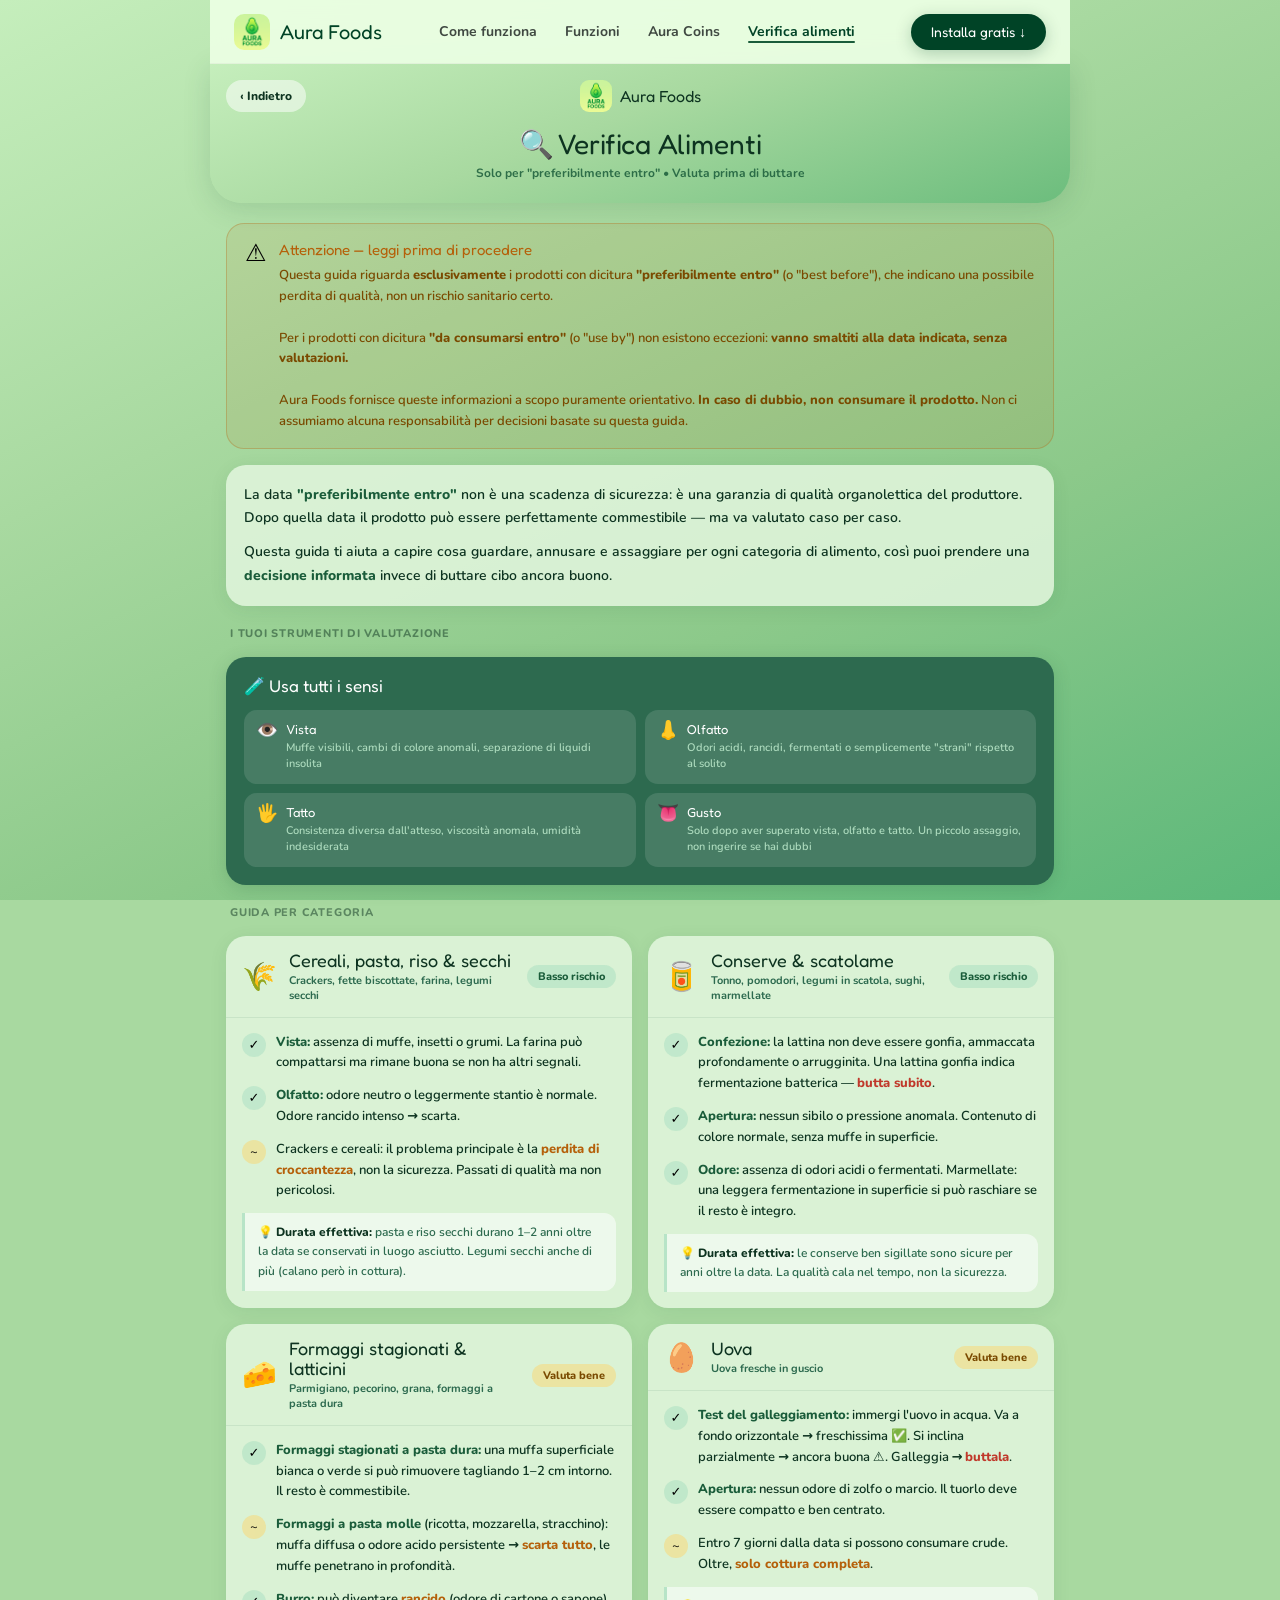
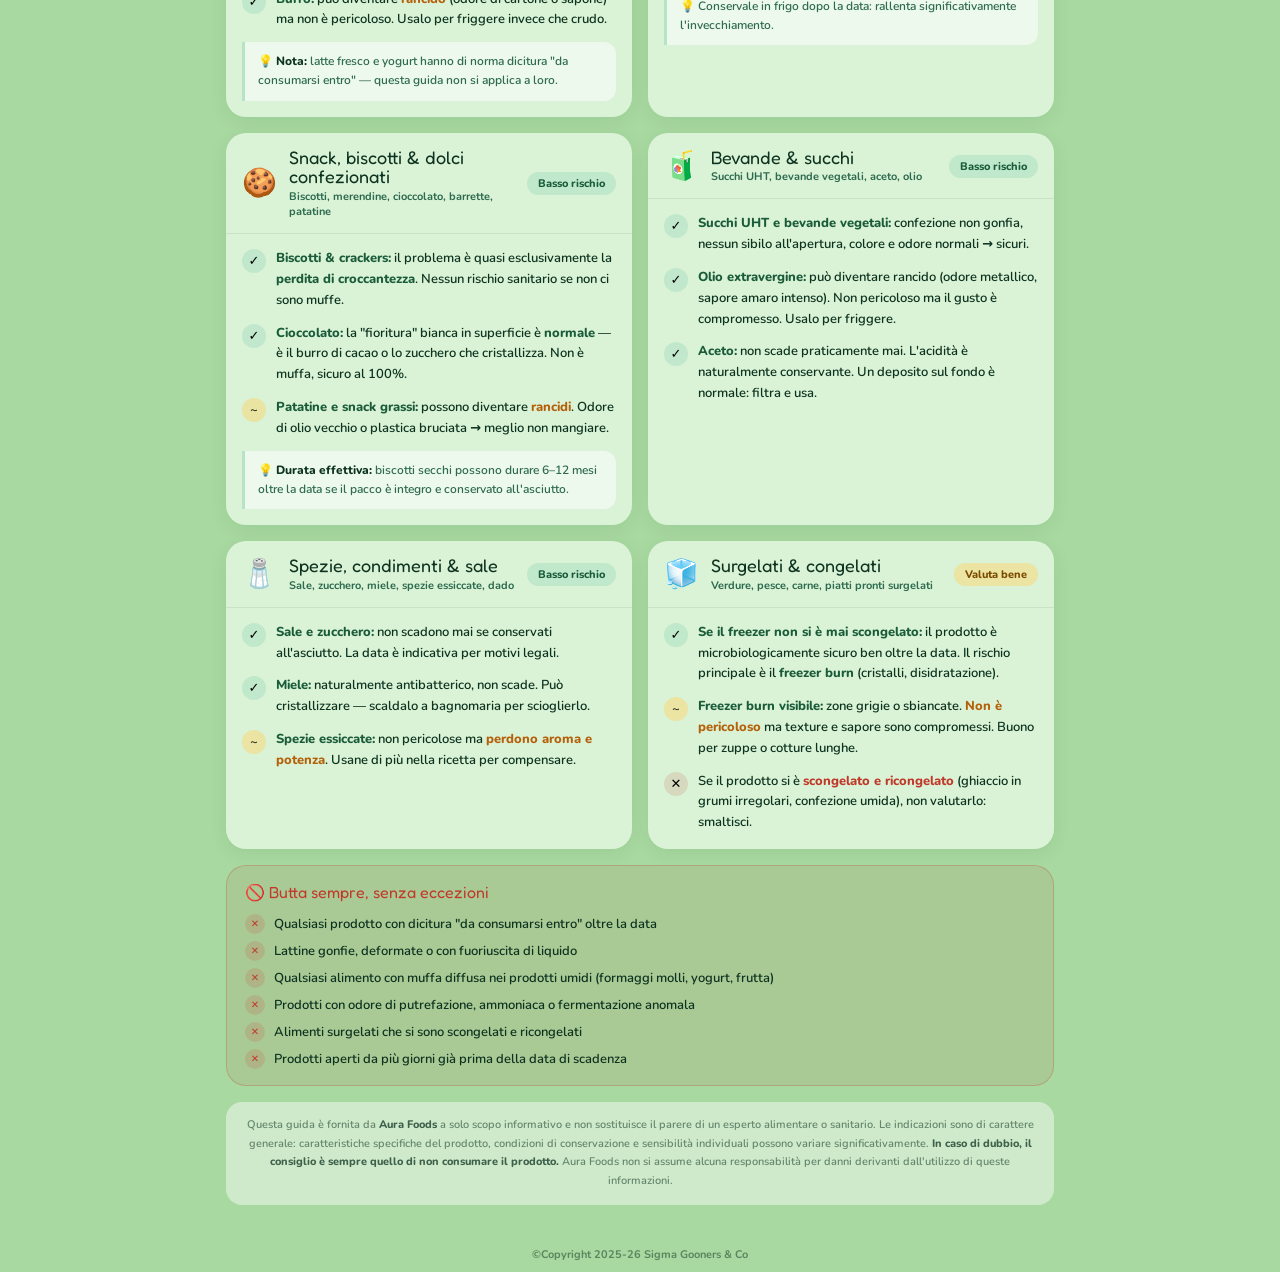
<file: verifica-alimenti.html>
<!DOCTYPE html>
<html lang="it">
<head>
<script>
  /* Rileva PWA standalone e aggiunge classe prima del paint */
  (function() {
    const isPWA = window.matchMedia('(display-mode: standalone)').matches
               || window.navigator.standalone === true;
    if (isPWA) document.documentElement.classList.add('pwa');
  })();
</script>
<meta charset="UTF-8">
<meta name="viewport" content="width=device-width, initial-scale=1.0, maximum-scale=1.0, viewport-fit=cover">
<title>Verifica Alimenti Scaduti — Cosa si può ancora mangiare | Aura Foods</title>
<meta name="description" content="Guida pratica per valutare ogni categoria di alimento dopo la data 'preferibilmente entro': cereali, formaggi, uova, conserve e altro. Riduci gli sprechi in sicurezza.">
<meta name="robots" content="index, follow">
<link rel="canonical" href="https://aura-foods.it/verifica-alimenti">
<link rel="manifest" href="/manifest.json">
<meta name="theme-color" content="#1a5c3a">
<link rel="apple-touch-icon" href="/img/icon-180.png">
<link rel="icon" type="image/png" sizes="32x32" href="/img/icon-180.png">
<link rel="icon" type="image/png" sizes="192x192" href="/img/icon-192.png">
<link rel="shortcut icon" href="/img/icon-180.png">
<meta property="og:type" content="article">
<meta property="og:site_name" content="Aura Foods">
<meta property="og:title" content="Verifica Alimenti — Cosa si può mangiare dopo la scadenza | Aura Foods">
<meta property="og:description" content="Guida pratica per valutare ogni categoria di alimento dopo la data 'preferibilmente entro'. Cereali, formaggi, uova, conserve e altro.">
<meta property="og:image" content="https://aura-foods.it/img/image.png">
<meta property="og:image:width" content="512">
<meta property="og:image:height" content="512">
<meta property="og:url" content="https://aura-foods.it/verifica-alimenti">
<meta name="twitter:card" content="summary">
<meta name="twitter:title" content="Verifica Alimenti — Cosa si può mangiare dopo la scadenza | Aura Foods">
<meta name="twitter:description" content="Guida pratica per categoria: cereali, formaggi, uova, conserve. Riduci gli sprechi in sicurezza.">
<meta name="twitter:image" content="https://aura-foods.it/img/image.png">
<script type="application/ld+json">
{
  "@context": "https://schema.org",
  "@type": "Article",
  "headline": "Verifica Alimenti: cosa si può ancora mangiare dopo la data 'preferibilmente entro'",
  "description": "Guida pratica per valutare lo stato di ogni categoria di alimento dopo la data preferibilmente entro. Cereali, formaggi, uova, conserve, surgelati e altro.",
  "url": "https://aura-foods.it/verifica-alimenti",
  "image": "https://aura-foods.it/img/image.png",
  "dateModified": "2026-06-10",
  "author": { "@type": "Organization", "name": "Aura Foods", "url": "https://aura-foods.it/" },
  "publisher": {
    "@type": "Organization",
    "name": "Aura Foods",
    "url": "https://aura-foods.it/",
    "logo": { "@type": "ImageObject", "url": "https://aura-foods.it/img/image.png", "width": 512, "height": 512 }
  },
  "isPartOf": { "@type": "WebSite", "name": "Aura Foods", "url": "https://aura-foods.it/" },
  "breadcrumb": {
    "@type": "BreadcrumbList",
    "itemListElement": [
      { "@type": "ListItem", "position": 1, "name": "Aura Foods", "item": "https://aura-foods.it/" },
      { "@type": "ListItem", "position": 2, "name": "Verifica Alimenti", "item": "https://aura-foods.it/verifica-alimenti" }
    ]
  }
}
</script>
<link rel="preconnect" href="https://fonts.googleapis.com">
<link rel="preconnect" href="https://fonts.gstatic.com" crossorigin>
<link href="https://fonts.googleapis.com/css2?family=Fredoka+One&family=Nunito:wght@400;600;700;800;900&display=swap" rel="stylesheet">

<style>
/* ── VARIABILI ── */
:root {
  --green-dark:  #004326;
  --green-mid:   #1a5c3a;
  --green-muted: #2d8653;
  --green-light: #b7e4c7;
  --green-pale:  #d8f3dc;
  --green-btn:   #2d6a4f;
  --text-dark:   #0d3320;
  --text-mid:    #2d6a4f;
  --red:         #c0392b;
  --amber:       #b5600a;
}

*, *::before, *::after { box-sizing: border-box; margin: 0; padding: 0; -webkit-tap-highlight-color: transparent; }

html {
  background: #a8d9a0;
  scroll-behavior: smooth;
}

body {
  font-family: 'Nunito', system-ui, sans-serif;
  min-height: 100vh;
  display: flex;
  flex-direction: column;
  align-items: center;
  padding-top: env(safe-area-inset-top, 0px);
  padding-bottom: env(safe-area-inset-bottom, 0px);
}

body::before {
  content: '';
  position: fixed;
  inset: 0;
  background: linear-gradient(155deg, #c5eebc 0%, #a8d9a0 35%, #8cc98a 65%, #5cb87a 100%);
  z-index: -1;
  pointer-events: none;
}

/* ══════════════════════════════
   SHELL — browser: larga, PWA: stretta
   ══════════════════════════════ */
.page-shell {
  width: 100%;
  max-width: 860px;   /* browser: più larga come index */
  min-height: 100vh;
  display: flex;
  flex-direction: column;
}
html.pwa .page-shell {
  max-width: 430px;   /* PWA: stessa larghezza di app.html */
}

/* ══════════════════════════════
   HEADER — browser: navbar stile index, PWA: header stile app
   ══════════════════════════════ */

/* ── Header browser ── */
.page-header {
  background: linear-gradient(160deg, #c5eebc 0%, #a8d9a0 45%, #6cbd7d 100%);
  border-radius: 0 0 32px 32px;
  padding: 16px 16px 22px;
  box-shadow: 0 6px 28px rgba(30,90,55,0.16);
  flex-shrink: 0;
}

/* ── Header PWA: uguale a .screen-header di app.html ── */
html.pwa .page-header {
  background: linear-gradient(160deg, #c5eebc 0%, #a8d9a0 45%, #6cbd7d 100%);
  border-radius: 0 0 32px 32px;
  padding: 16px 16px 20px;
  box-shadow: 0 6px 28px rgba(30,90,55,0.16);
}

.header-nav {
  display: flex;
  align-items: center;
  justify-content: space-between;
  margin-bottom: 16px;
  position: relative;
}

/* Logo centrato visibile solo su browser */
.header-logo {
  display: flex;
  align-items: center;
  gap: 8px;
  text-decoration: none;
}
.header-logo img { width: 32px; height: 32px; border-radius: 9px; object-fit: cover; }
.header-logo-name { font-family: 'Fredoka One', cursive; font-size: 16px; color: #0d3320; }

/* Su PWA il logo centrale si nasconde (già presente nell'app shell) */
html.pwa .header-logo { display: none; }

.back-btn {
  background: rgba(255,255,255,0.52);
  border: none;
  border-radius: 50px;
  padding: 8px 14px;
  font-family: 'Nunito', sans-serif;
  font-weight: 800;
  font-size: 12px;
  color: #0d3320;
  cursor: pointer;
  transition: background .15s;
  text-decoration: none;
  display: inline-block;
}
.back-btn:active { background: rgba(255,255,255,0.85); transform: scale(.96); }

/* Placeholder destra nav solo su browser (per bilanciare il logo centrato) */
.header-nav-right { width: 80px; }
html.pwa .header-nav-right { display: none; }

.header-title {
  font-family: 'Fredoka One', cursive;
  font-size: clamp(22px, 5vw, 28px);
  color: #0d3320;
  text-align: center;
  line-height: 1.15;
}
.header-subtitle {
  font-size: 12px;
  font-weight: 700;
  color: #1a5c3a;
  text-align: center;
  margin-top: 5px;
  opacity: 0.85;
}

/* ══════════════════════════════
   CONTENT
   ══════════════════════════════ */
.content {
  flex: 1;
  padding: 20px 16px 32px;
  display: flex;
  flex-direction: column;
  gap: 16px;
}

/* Browser: due colonne per le category-card su schermi larghi */
@media (min-width: 640px) {
  html:not(.pwa) .categories-grid {
    display: grid;
    grid-template-columns: 1fr 1fr;
    gap: 16px;
  }
  html:not(.pwa) .categories-grid .category-card {
    margin-bottom: 0;
  }
}

/* ── DISCLAIMER ── */
.disclaimer {
  background: rgba(181,96,10,0.10);
  border: 1.5px solid rgba(181,96,10,0.30);
  border-radius: 18px;
  padding: 16px 18px;
  display: flex;
  gap: 12px;
  align-items: flex-start;
}
.disclaimer-icon { font-size: 24px; flex-shrink: 0; line-height: 1; margin-top: 1px; }
.disclaimer-title { font-family: 'Fredoka One', cursive; font-size: 15px; color: var(--amber); margin-bottom: 6px; }
.disclaimer-text { font-size: 13px; font-weight: 600; color: #7a4a00; line-height: 1.6; }
.disclaimer-text strong { font-weight: 800; }

/* ── INTRO ── */
.intro-card {
  background: rgba(225,245,220,0.88);
  border-radius: 20px;
  padding: 18px;
  box-shadow: 0 4px 18px rgba(30,90,55,0.09);
}
.intro-card p { font-size: 14px; font-weight: 600; color: var(--text-dark); line-height: 1.7; }
.intro-card p + p { margin-top: 10px; }
.intro-card strong { color: var(--green-mid); font-weight: 800; }

/* ── SECTION LABEL ── */
.section-label {
  font-size: 11px;
  font-weight: 800;
  color: rgba(13,51,32,0.5);
  text-transform: uppercase;
  letter-spacing: 0.07em;
  padding: 4px 4px 0;
}

/* ── CATEGORY CARD ── */
.category-card {
  background: rgba(225,245,220,0.88);
  border-radius: 20px;
  padding: 0;
  box-shadow: 0 4px 18px rgba(30,90,55,0.09);
  overflow: hidden;
}
.cat-header {
  display: flex;
  align-items: center;
  gap: 12px;
  padding: 15px 16px 14px;
  border-bottom: 1px solid rgba(45,106,79,0.1);
}
.cat-emoji { font-size: 28px; line-height: 1; flex-shrink: 0; }
.cat-title { font-family: 'Fredoka One', cursive; font-size: 18px; color: var(--text-dark); line-height: 1.1; }
.cat-subtitle { font-size: 11px; font-weight: 700; color: var(--text-mid); margin-top: 2px; }
.cat-badge { margin-left: auto; flex-shrink: 0; font-size: 11px; font-weight: 800; padding: 4px 11px; border-radius: 50px; }
.badge-green { background: rgba(183,228,199,0.7); color: #1a5c3a; }
.badge-amber { background: rgba(255,210,100,0.45); color: #7a4a00; }
.badge-red   { background: rgba(192,57,43,0.13);  color: var(--red); }

.cat-body { padding: 14px 16px 16px; display: flex; flex-direction: column; gap: 12px; }

.check-row { display: flex; gap: 10px; align-items: flex-start; }
.check-bullet {
  width: 24px; height: 24px; border-radius: 50%; flex-shrink: 0;
  display: flex; align-items: center; justify-content: center;
  font-size: 13px; margin-top: 1px;
}
.bullet-ok     { background: rgba(183,228,199,0.7); }
.bullet-warn   { background: rgba(255,210,100,0.45); }
.bullet-danger { background: rgba(192,57,43,0.13); }

.check-text { flex: 1; font-size: 13px; font-weight: 600; color: var(--text-dark); line-height: 1.6; }
.check-text strong { font-weight: 800; color: var(--green-mid); }
.check-text .warn   { color: var(--amber); font-weight: 800; }
.check-text .danger { color: var(--red);   font-weight: 800; }

.cat-tip {
  background: rgba(255,255,255,0.55);
  border-radius: 12px;
  padding: 10px 13px;
  font-size: 12px; font-weight: 600;
  color: var(--text-mid);
  line-height: 1.6;
  border-left: 3px solid var(--green-light);
  border-radius: 0 12px 12px 0;
}
.cat-tip strong { font-weight: 800; color: var(--text-dark); }

/* ── SENSES CARD ── */
.senses-card { background: var(--green-btn); border-radius: 20px; padding: 18px; box-shadow: 0 4px 18px rgba(30,90,55,0.20); }
.senses-title { font-family: 'Fredoka One', cursive; font-size: 17px; color: #fff; margin-bottom: 14px; }
.senses-grid { display: grid; grid-template-columns: 1fr 1fr; gap: 9px; }
.sense-item { background: rgba(255,255,255,0.12); border-radius: 13px; padding: 11px 12px; display: flex; gap: 8px; align-items: flex-start; }
.sense-icon { font-size: 18px; line-height: 1; flex-shrink: 0; }
.sense-name { font-family: 'Fredoka One', cursive; font-size: 13px; color: #fff; margin-bottom: 3px; }
.sense-desc { font-size: 11px; font-weight: 600; color: rgba(183,228,199,0.9); line-height: 1.5; }

/* ── ALWAYS TRASH ── */
.always-trash-card { background: rgba(192,57,43,0.09); border: 1.5px solid rgba(192,57,43,0.25); border-radius: 20px; padding: 16px 18px; }
.always-trash-title { font-family: 'Fredoka One', cursive; font-size: 16px; color: var(--red); margin-bottom: 12px; }
.trash-list { display: flex; flex-direction: column; gap: 7px; }
.trash-item { display: flex; gap: 9px; align-items: center; font-size: 13px; font-weight: 600; color: var(--text-dark); }
.trash-item::before {
  content: '✕';
  width: 20px; height: 20px; border-radius: 50%;
  background: rgba(192,57,43,0.15); color: var(--red);
  font-size: 10px; font-weight: 900;
  display: flex; align-items: center; justify-content: center; flex-shrink: 0;
}

/* ── BOTTOM DISCLAIMER ── */
.bottom-disclaimer { background: rgba(255,255,255,0.45); border-radius: 16px; padding: 14px 16px; text-align: center; }
.bottom-disclaimer p { font-size: 11px; font-weight: 600; color: rgba(13,51,32,0.55); line-height: 1.7; }
.bottom-disclaimer strong { font-weight: 800; color: rgba(13,51,32,0.75); }

/* ── FOOTER ── */
.footer { margin-top: auto; padding: 10px 16px; text-align: center; font-size: 11px; color: rgba(13,51,32,0.5); font-weight: 700; }

/* ── SCROLL REVEAL ── */
.reveal { opacity: 0; transform: translateY(18px); transition: opacity 0.5s ease, transform 0.5s ease; }
.reveal.visible { opacity: 1; transform: translateY(0); }

/* ══════════════════════════════
   NAVBAR BROWSER (stile index.html)
   — visibile solo fuori PWA, su schermi larghi
   ══════════════════════════════ */
.browser-topbar {
  display: none;
}
@media (min-width: 640px) {
  html:not(.pwa) .browser-topbar {
    display: flex;
    align-items: center;
    justify-content: space-between;
    padding: 0 24px;
    height: 64px;
    background: rgba(236,255,228,0.92);
    backdrop-filter: blur(12px);
    -webkit-backdrop-filter: blur(12px);
    border-bottom: 1px solid rgba(192,201,191,0.2);
    position: sticky;
    top: 0;
    z-index: 50;
    width: 100%;
    max-width: 860px;
    align-self: center;
  }
}
.topbar-logo { display: flex; align-items: center; gap: 10px; text-decoration: none; }
.topbar-logo img { width: 36px; height: 36px; border-radius: 10px; object-fit: cover; }
.topbar-logo-name { font-family: 'Fredoka One', cursive; font-size: 20px; color: var(--green-dark); }
.topbar-links { display: flex; gap: 28px; align-items: center; }
.topbar-link {
  font-weight: 700; font-size: 14px; color: #404942;
  text-decoration: none; position: relative; transition: color .2s;
}
.topbar-link::after {
  content: ''; position: absolute; bottom: -2px; left: 0;
  width: 0; height: 2px; background: var(--green-mid);
  border-radius: 2px; transition: width .3s ease;
}
.topbar-link:hover { color: var(--green-dark); }
.topbar-link:hover::after { width: 100%; }
.topbar-link.active { color: var(--green-dark); }
.topbar-link.active::after { width: 100%; }
.topbar-cta {
  display: inline-flex; align-items: center; gap: 6px;
  background: var(--green-dark); color: white;
  font-family: 'Fredoka One', cursive; font-size: 14px;
  padding: 9px 20px; border-radius: 9999px;
  text-decoration: none;
  box-shadow: 0 4px 16px rgba(0,67,38,0.25);
  transition: transform .2s, box-shadow .2s;
}
.topbar-cta:hover { transform: translateY(-1px); box-shadow: 0 8px 24px rgba(0,67,38,0.32); }
</style>
</head>

<body>

<!-- ══ NAVBAR SOLO BROWSER (desktop) ══ -->
<nav class="browser-topbar">
  <a href="/" class="topbar-logo">
    <img src="/img/image.png" alt="Aura Foods">
    <span class="topbar-logo-name">Aura Foods</span>
  </a>
  <div class="topbar-links">
    <a href="/#come-funziona" class="topbar-link">Come funziona</a>
    <a href="/#features" class="topbar-link">Funzioni</a>
    <a href="/#coins" class="topbar-link">Aura Coins</a>
    <a href="/verifica-alimenti" class="topbar-link active">Verifica alimenti</a>
  </div>
  <a href="/installa.html" class="topbar-cta">Installa gratis ↓</a>
</nav>

<div class="page-shell">

  <!-- HEADER -->
  <div class="page-header">
    <div class="header-nav">
      <button class="back-btn" onclick="history.back()">‹ Indietro</button>
      <a href="/" class="header-logo">
        <img src="/img/image.png" alt="Aura Foods">
        <span class="header-logo-name">Aura Foods</span>
      </a>
      <div class="header-nav-right"></div>
    </div>
    <div class="header-title">🔍 Verifica Alimenti</div>
    <div class="header-subtitle">Solo per "preferibilmente entro" • Valuta prima di buttare</div>
  </div>

  <!-- CONTENT -->
  <div class="content">

    <!-- DISCLAIMER PRINCIPALE -->
    <div class="disclaimer reveal">
      <div class="disclaimer-icon">⚠️</div>
      <div class="disclaimer-body">
        <div class="disclaimer-title">Attenzione — leggi prima di procedere</div>
        <div class="disclaimer-text">
          Questa guida riguarda <strong>esclusivamente</strong> i prodotti con dicitura
          <strong>"preferibilmente entro"</strong> (o "best before"), che indicano una possibile
          perdita di qualità, non un rischio sanitario certo.<br><br>
          Per i prodotti con dicitura <strong>"da consumarsi entro"</strong> (o "use by") non
          esistono eccezioni: <strong>vanno smaltiti alla data indicata, senza valutazioni.</strong><br><br>
          Aura Foods fornisce queste informazioni a scopo puramente orientativo.
          <strong>In caso di dubbio, non consumare il prodotto.</strong> Non ci assumiamo alcuna
          responsabilità per decisioni basate su questa guida.
        </div>
      </div>
    </div>

    <!-- INTRO -->
    <div class="intro-card reveal">
      <p>
        La data <strong>"preferibilmente entro"</strong> non è una scadenza di sicurezza: è una
        garanzia di qualità organolettica del produttore. Dopo quella data il prodotto può essere
        perfettamente commestibile — ma va valutato caso per caso.
      </p>
      <p>
        Questa guida ti aiuta a capire cosa guardare, annusare e assaggiare per ogni categoria
        di alimento, così puoi prendere una <strong>decisione informata</strong> invece di buttare
        cibo ancora buono.
      </p>
    </div>

    <!-- I SENSI -->
    <div class="section-label reveal">I tuoi strumenti di valutazione</div>
    <div class="senses-card reveal">
      <div class="senses-title">🧪 Usa tutti i sensi</div>
      <div class="senses-grid">
        <div class="sense-item">
          <div class="sense-icon">👁️</div>
          <div class="sense-body">
            <div class="sense-name">Vista</div>
            <div class="sense-desc">Muffe visibili, cambi di colore anomali, separazione di liquidi insolita</div>
          </div>
        </div>
        <div class="sense-item">
          <div class="sense-icon">👃</div>
          <div class="sense-body">
            <div class="sense-name">Olfatto</div>
            <div class="sense-desc">Odori acidi, rancidi, fermentati o semplicemente "strani" rispetto al solito</div>
          </div>
        </div>
        <div class="sense-item">
          <div class="sense-icon">🖐️</div>
          <div class="sense-body">
            <div class="sense-name">Tatto</div>
            <div class="sense-desc">Consistenza diversa dall'atteso, viscosità anomala, umidità indesiderata</div>
          </div>
        </div>
        <div class="sense-item">
          <div class="sense-icon">👅</div>
          <div class="sense-body">
            <div class="sense-name">Gusto</div>
            <div class="sense-desc">Solo dopo aver superato vista, olfatto e tatto. Un piccolo assaggio, non ingerire se hai dubbi</div>
          </div>
        </div>
      </div>
    </div>

    <!-- CATEGORIE -->
    <div class="section-label reveal">Guida per categoria</div>
    <div class="categories-grid">

      <!-- CEREALI & SECCHI -->
      <div class="category-card reveal">
        <div class="cat-header">
          <div class="cat-emoji">🌾</div>
          <div>
            <div class="cat-title">Cereali, pasta, riso & secchi</div>
            <div class="cat-subtitle">Crackers, fette biscottate, farina, legumi secchi</div>
          </div>
          <div class="cat-badge badge-green">Basso rischio</div>
        </div>
        <div class="cat-body">
          <div class="check-row">
            <div class="check-bullet bullet-ok">✓</div>
            <div class="check-text"><strong>Vista:</strong> assenza di muffe, insetti o grumi. La farina può compattarsi ma rimane buona se non ha altri segnali.</div>
          </div>
          <div class="check-row">
            <div class="check-bullet bullet-ok">✓</div>
            <div class="check-text"><strong>Olfatto:</strong> odore neutro o leggermente stantio è normale. Odore rancido intenso → scarta.</div>
          </div>
          <div class="check-row">
            <div class="check-bullet bullet-warn">~</div>
            <div class="check-text">Crackers e cereali: il problema principale è la <span class="warn">perdita di croccantezza</span>, non la sicurezza. Passati di qualità ma non pericolosi.</div>
          </div>
          <div class="cat-tip">💡 <strong>Durata effettiva:</strong> pasta e riso secchi durano 1–2 anni oltre la data se conservati in luogo asciutto. Legumi secchi anche di più (calano però in cottura).</div>
        </div>
      </div>

      <!-- CONSERVE & SCATOLAME -->
      <div class="category-card reveal">
        <div class="cat-header">
          <div class="cat-emoji">🥫</div>
          <div>
            <div class="cat-title">Conserve & scatolame</div>
            <div class="cat-subtitle">Tonno, pomodori, legumi in scatola, sughi, marmellate</div>
          </div>
          <div class="cat-badge badge-green">Basso rischio</div>
        </div>
        <div class="cat-body">
          <div class="check-row">
            <div class="check-bullet bullet-ok">✓</div>
            <div class="check-text"><strong>Confezione:</strong> la lattina non deve essere gonfia, ammaccata profondamente o arrugginita. Una lattina gonfia indica fermentazione batterica — <span class="danger">butta subito</span>.</div>
          </div>
          <div class="check-row">
            <div class="check-bullet bullet-ok">✓</div>
            <div class="check-text"><strong>Apertura:</strong> nessun sibilo o pressione anomala. Contenuto di colore normale, senza muffe in superficie.</div>
          </div>
          <div class="check-row">
            <div class="check-bullet bullet-ok">✓</div>
            <div class="check-text"><strong>Odore:</strong> assenza di odori acidi o fermentati. Marmellate: una leggera fermentazione in superficie si può raschiare se il resto è integro.</div>
          </div>
          <div class="cat-tip">💡 <strong>Durata effettiva:</strong> le conserve ben sigillate sono sicure per anni oltre la data. La qualità cala nel tempo, non la sicurezza.</div>
        </div>
      </div>

      <!-- LATTICINI -->
      <div class="category-card reveal">
        <div class="cat-header">
          <div class="cat-emoji">🧀</div>
          <div>
            <div class="cat-title">Formaggi stagionati & latticini</div>
            <div class="cat-subtitle">Parmigiano, pecorino, grana, formaggi a pasta dura</div>
          </div>
          <div class="cat-badge badge-amber">Valuta bene</div>
        </div>
        <div class="cat-body">
          <div class="check-row">
            <div class="check-bullet bullet-ok">✓</div>
            <div class="check-text"><strong>Formaggi stagionati a pasta dura:</strong> una muffa superficiale bianca o verde si può rimuovere tagliando 1–2 cm intorno. Il resto è commestibile.</div>
          </div>
          <div class="check-row">
            <div class="check-bullet bullet-warn">~</div>
            <div class="check-text"><strong>Formaggi a pasta molle</strong> (ricotta, mozzarella, stracchino): muffa diffusa o odore acido persistente → <span class="warn">scarta tutto</span>, le muffe penetrano in profondità.</div>
          </div>
          <div class="check-row">
            <div class="check-bullet bullet-ok">✓</div>
            <div class="check-text"><strong>Burro:</strong> può diventare <span class="warn">rancido</span> (odore di cartone o sapone) ma non è pericoloso. Usalo per friggere invece che crudo.</div>
          </div>
          <div class="cat-tip">💡 <strong>Nota:</strong> latte fresco e yogurt hanno di norma dicitura "da consumarsi entro" — questa guida non si applica a loro.</div>
        </div>
      </div>

      <!-- UOVA -->
      <div class="category-card reveal">
        <div class="cat-header">
          <div class="cat-emoji">🥚</div>
          <div>
            <div class="cat-title">Uova</div>
            <div class="cat-subtitle">Uova fresche in guscio</div>
          </div>
          <div class="cat-badge badge-amber">Valuta bene</div>
        </div>
        <div class="cat-body">
          <div class="check-row">
            <div class="check-bullet bullet-ok">✓</div>
            <div class="check-text"><strong>Test del galleggiamento:</strong> immergi l'uovo in acqua. Va a fondo orizzontale → freschissima ✅. Si inclina parzialmente → ancora buona ⚠️. Galleggia → <span class="danger">buttala</span>.</div>
          </div>
          <div class="check-row">
            <div class="check-bullet bullet-ok">✓</div>
            <div class="check-text"><strong>Apertura:</strong> nessun odore di zolfo o marcio. Il tuorlo deve essere compatto e ben centrato.</div>
          </div>
          <div class="check-row">
            <div class="check-bullet bullet-warn">~</div>
            <div class="check-text">Entro 7 giorni dalla data si possono consumare crude. Oltre, <span class="warn">solo cottura completa</span>.</div>
          </div>
          <div class="cat-tip">💡 Conservale in frigo dopo la data: rallenta significativamente l'invecchiamento.</div>
        </div>
      </div>

      <!-- SNACK & BISCOTTI -->
      <div class="category-card reveal">
        <div class="cat-header">
          <div class="cat-emoji">🍪</div>
          <div>
            <div class="cat-title">Snack, biscotti & dolci confezionati</div>
            <div class="cat-subtitle">Biscotti, merendine, cioccolato, barrette, patatine</div>
          </div>
          <div class="cat-badge badge-green">Basso rischio</div>
        </div>
        <div class="cat-body">
          <div class="check-row">
            <div class="check-bullet bullet-ok">✓</div>
            <div class="check-text"><strong>Biscotti & crackers:</strong> il problema è quasi esclusivamente la <strong>perdita di croccantezza</strong>. Nessun rischio sanitario se non ci sono muffe.</div>
          </div>
          <div class="check-row">
            <div class="check-bullet bullet-ok">✓</div>
            <div class="check-text"><strong>Cioccolato:</strong> la "fioritura" bianca in superficie è <strong>normale</strong> — è il burro di cacao o lo zucchero che cristallizza. Non è muffa, sicuro al 100%.</div>
          </div>
          <div class="check-row">
            <div class="check-bullet bullet-warn">~</div>
            <div class="check-text"><strong>Patatine e snack grassi:</strong> possono diventare <span class="warn">rancidi</span>. Odore di olio vecchio o plastica bruciata → meglio non mangiare.</div>
          </div>
          <div class="cat-tip">💡 <strong>Durata effettiva:</strong> biscotti secchi possono durare 6–12 mesi oltre la data se il pacco è integro e conservato all'asciutto.</div>
        </div>
      </div>

      <!-- BEVANDE -->
      <div class="category-card reveal">
        <div class="cat-header">
          <div class="cat-emoji">🧃</div>
          <div>
            <div class="cat-title">Bevande & succhi</div>
            <div class="cat-subtitle">Succhi UHT, bevande vegetali, aceto, olio</div>
          </div>
          <div class="cat-badge badge-green">Basso rischio</div>
        </div>
        <div class="cat-body">
          <div class="check-row">
            <div class="check-bullet bullet-ok">✓</div>
            <div class="check-text"><strong>Succhi UHT e bevande vegetali:</strong> confezione non gonfia, nessun sibilo all'apertura, colore e odore normali → sicuri.</div>
          </div>
          <div class="check-row">
            <div class="check-bullet bullet-ok">✓</div>
            <div class="check-text"><strong>Olio extravergine:</strong> può diventare rancido (odore metallico, sapore amaro intenso). Non pericoloso ma il gusto è compromesso. Usalo per friggere.</div>
          </div>
          <div class="check-row">
            <div class="check-bullet bullet-ok">✓</div>
            <div class="check-text"><strong>Aceto:</strong> non scade praticamente mai. L'acidità è naturalmente conservante. Un deposito sul fondo è normale: filtra e usa.</div>
          </div>
        </div>
      </div>

      <!-- SPEZIE & CONDIMENTI -->
      <div class="category-card reveal">
        <div class="cat-header">
          <div class="cat-emoji">🧂</div>
          <div>
            <div class="cat-title">Spezie, condimenti & sale</div>
            <div class="cat-subtitle">Sale, zucchero, miele, spezie essiccate, dado</div>
          </div>
          <div class="cat-badge badge-green">Basso rischio</div>
        </div>
        <div class="cat-body">
          <div class="check-row">
            <div class="check-bullet bullet-ok">✓</div>
            <div class="check-text"><strong>Sale e zucchero:</strong> non scadono mai se conservati all'asciutto. La data è indicativa per motivi legali.</div>
          </div>
          <div class="check-row">
            <div class="check-bullet bullet-ok">✓</div>
            <div class="check-text"><strong>Miele:</strong> naturalmente antibatterico, non scade. Può cristallizzare — scaldalo a bagnomaria per scioglierlo.</div>
          </div>
          <div class="check-row">
            <div class="check-bullet bullet-warn">~</div>
            <div class="check-text"><strong>Spezie essiccate:</strong> non pericolose ma <span class="warn">perdono aroma e potenza</span>. Usane di più nella ricetta per compensare.</div>
          </div>
        </div>
      </div>

      <!-- SURGELATI -->
      <div class="category-card reveal">
        <div class="cat-header">
          <div class="cat-emoji">🧊</div>
          <div>
            <div class="cat-title">Surgelati & congelati</div>
            <div class="cat-subtitle">Verdure, pesce, carne, piatti pronti surgelati</div>
          </div>
          <div class="cat-badge badge-amber">Valuta bene</div>
        </div>
        <div class="cat-body">
          <div class="check-row">
            <div class="check-bullet bullet-ok">✓</div>
            <div class="check-text"><strong>Se il freezer non si è mai scongelato:</strong> il prodotto è microbiologicamente sicuro ben oltre la data. Il rischio principale è il <strong>freezer burn</strong> (cristalli, disidratazione).</div>
          </div>
          <div class="check-row">
            <div class="check-bullet bullet-warn">~</div>
            <div class="check-text"><strong>Freezer burn visibile:</strong> zone grigie o sbiancate. <span class="warn">Non è pericoloso</span> ma texture e sapore sono compromessi. Buono per zuppe o cotture lunghe.</div>
          </div>
          <div class="check-row">
            <div class="check-bullet bullet-danger">✕</div>
            <div class="check-text">Se il prodotto si è <span class="danger">scongelato e ricongelato</span> (ghiaccio in grumi irregolari, confezione umida), non valutarlo: smaltisci.</div>
          </div>
        </div>
      </div>

    </div><!-- /categories-grid -->

    <!-- DA BUTTARE SEMPRE -->
    <div class="always-trash-card reveal">
      <div class="always-trash-title">🚫 Butta sempre, senza eccezioni</div>
      <div class="trash-list">
        <div class="trash-item">Qualsiasi prodotto con dicitura "da consumarsi entro" oltre la data</div>
        <div class="trash-item">Lattine gonfie, deformate o con fuoriuscita di liquido</div>
        <div class="trash-item">Qualsiasi alimento con muffa diffusa nei prodotti umidi (formaggi molli, yogurt, frutta)</div>
        <div class="trash-item">Prodotti con odore di putrefazione, ammoniaca o fermentazione anomala</div>
        <div class="trash-item">Alimenti surgelati che si sono scongelati e ricongelati</div>
        <div class="trash-item">Prodotti aperti da più giorni già prima della data di scadenza</div>
      </div>
    </div>

    <!-- DISCLAIMER FINALE -->
    <div class="bottom-disclaimer reveal">
      <p>
        Questa guida è fornita da <strong>Aura Foods</strong> a solo scopo informativo e non
        sostituisce il parere di un esperto alimentare o sanitario. Le indicazioni sono di
        carattere generale: caratteristiche specifiche del prodotto, condizioni di conservazione
        e sensibilità individuali possono variare significativamente.
        <strong>In caso di dubbio, il consiglio è sempre quello di non consumare il prodotto.</strong>
        Aura Foods non si assume alcuna responsabilità per danni derivanti dall'utilizzo di
        queste informazioni.
      </p>
    </div>

  </div><!-- /content -->

  <div class="footer">©Copyright 2025-26 Sigma Gooners & Co</div>
</div><!-- /page-shell -->

<script>
  const observer = new IntersectionObserver(entries => {
    entries.forEach(e => {
      if (e.isIntersecting) {
        e.target.classList.add('visible');
        observer.unobserve(e.target);
      }
    });
  }, { threshold: 0.06 });
  document.querySelectorAll('.reveal').forEach(el => observer.observe(el));

  if ('serviceWorker' in navigator) {
    window.addEventListener('load', () => navigator.serviceWorker.register('/sw.js'));
  }
</script>
</body>
</html>
</file>
